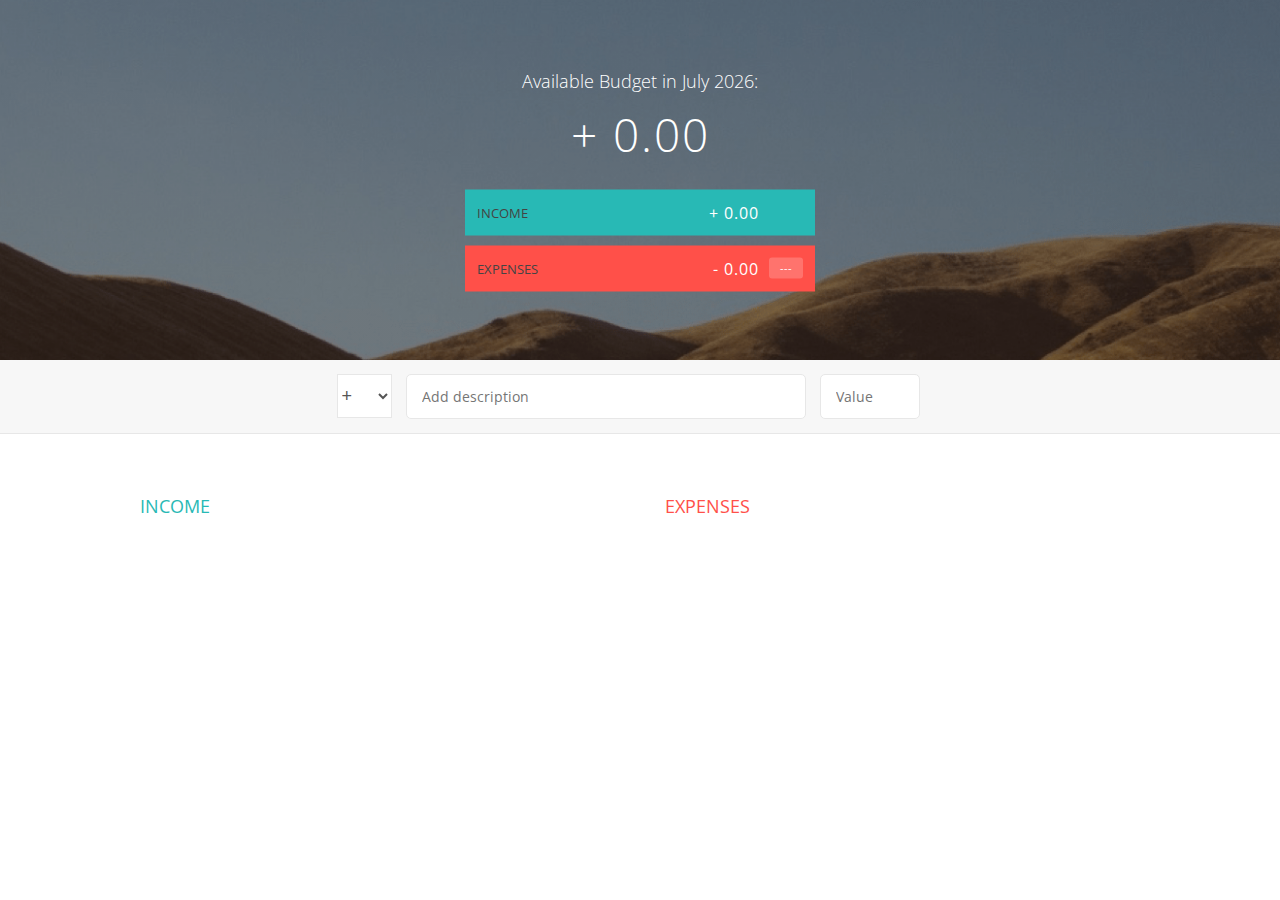
<file: budgety/index.html>
<!DOCTYPE html>
<html lang="en">
    <head>
        <meta charset="UTF-8">
        <link href="https://fonts.googleapis.com/css?family=Open+Sans:100,300,400,600" rel="stylesheet" type="text/css">
        <link href="http://code.ionicframework.com/ionicons/2.0.1/css/ionicons.min.css" rel="stylesheet" type="text/css">
        <link type="text/css" rel="stylesheet" href="style.css">
        <title>Budgety</title>
    </head>
    <body>
        
        <div class="top">
            <div class="budget">
                <div class="budget__title">
                    Available Budget in <span class="budget__title--month">%Month%</span>:
                </div>
                
                <div class="budget__value">+ 2,345.64</div>
                
                <div class="budget__income clearfix">
                    <div class="budget__income--text">Income</div>
                    <div class="right">
                        <div class="budget__income--value">+ 4,300.00</div>
                        <div class="budget__income--percentage">&nbsp;</div>
                    </div>
                </div>
                
                <div class="budget__expenses clearfix">
                    <div class="budget__expenses--text">Expenses</div>
                    <div class="right clearfix">
                        <div class="budget__expenses--value">- 1,954.36</div>
                        <div class="budget__expenses--percentage">45%</div>
                    </div>
                </div>
            </div>
        </div>
        
        
        
        <div class="bottom">
            <div class="add">
                <div class="add__container">
                    <select class="add__type">
                        <option value="inc" selected>+</option>
                        <option value="exp">-</option>
                    </select>
                    <input type="text" class="add__description" placeholder="Add description">
                    <input type="number" class="add__value" placeholder="Value">
                    <button class="add__btn"><i class="ion-ios-checkmark-outline"></i></button>
                </div>
            </div>
            
            <div class="container clearfix">
                <div class="income">
                    <h2 class="icome__title">Income</h2>
                    
                    <div class="income__list">
                       
                        <!--
                        <div class="item clearfix" id="income-0">
                            <div class="item__description">Salary</div>
                            <div class="right clearfix">
                                <div class="item__value">+ 2,100.00</div>
                                <div class="item__delete">
                                    <button class="item__delete--btn"><i class="ion-ios-close-outline"></i></button>
                                </div>
                            </div>
                        </div>
                        
                        <div class="item clearfix" id="income-1">
                            <div class="item__description">Sold car</div>
                            <div class="right clearfix">
                                <div class="item__value">+ 1,500.00</div>
                                <div class="item__delete">
                                    <button class="item__delete--btn"><i class="ion-ios-close-outline"></i></button>
                                </div>
                            </div>
                        </div>
                        -->
                        
                    </div>
                </div>
                
                
                
                <div class="expenses">
                    <h2 class="expenses__title">Expenses</h2>
                    
                    <div class="expenses__list">
                       
                        <!--
                        <div class="item clearfix" id="expense-0">
                            <div class="item__description">Apartment rent</div>
                            <div class="right clearfix">
                                <div class="item__value">- 900.00</div>
                                <div class="item__percentage">21%</div>
                                <div class="item__delete">
                                    <button class="item__delete--btn"><i class="ion-ios-close-outline"></i></button>
                                </div>
                            </div>
                        </div>

                        <div class="item clearfix" id="expense-1">
                            <div class="item__description">Grocery shopping</div>
                            <div class="right clearfix">
                                <div class="item__value">- 435.28</div>
                                <div class="item__percentage">10%</div>
                                <div class="item__delete">
                                    <button class="item__delete--btn"><i class="ion-ios-close-outline"></i></button>
                                </div>
                            </div>
                        </div>
                        -->
                        
                    </div>
                </div>
            </div>
            
            
        </div>
        
        <script src="app.js"></script>
    </body>
</html>
</file>
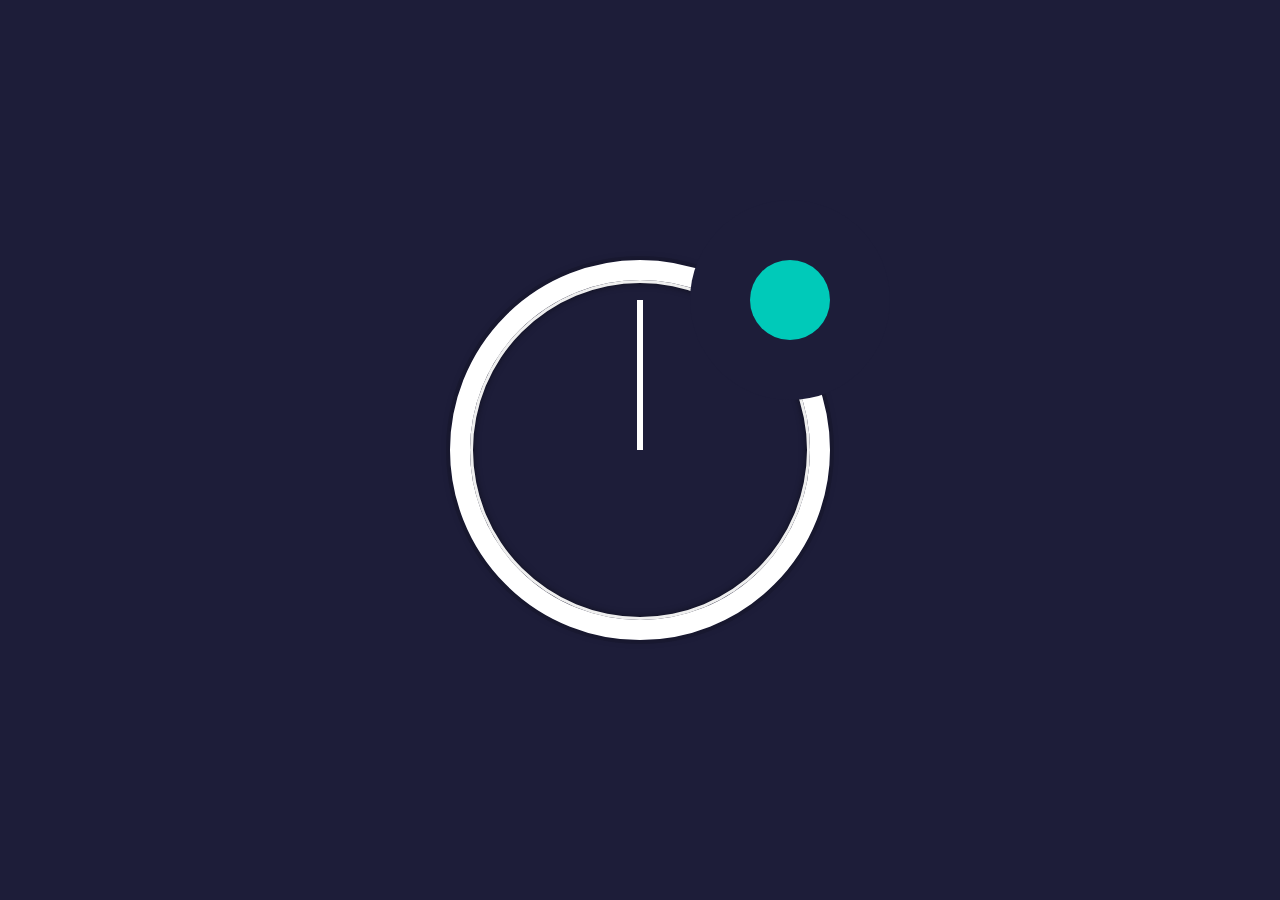
<file: clock/index.html>
<!DOCTYPE html>
<html lang="en">
<head>
  <meta charset="UTF-8">
  <title>JS + CSS Clock</title>
</head>
<body>


    <div class="clock">
      <div class="clock-face">
        <div class="hand hour-hand"></div>
        <div class="hand min-hand"></div>
        <div class="hand second-hand"></div>
      </div>
    </div>


  <style>
    html {
      background: #1d1d39 url(https://ppc.world/build/resources/img/advert-bg.png);
      background-size: cover;
      font-family: 'helvetica neue';
      text-align: center;
      font-size: 10px;
    }

    body {
      margin: 0;
      font-size: 2rem;
      display: flex;
      flex: 1;
      min-height: 100vh;
      align-items: center;
    }

    .clock {
      width: 30rem;
      height: 30rem;
      border: 20px solid white;
      border-radius: 50%;
      margin: 50px auto;
      position: relative;
      padding: 2rem;
      box-shadow:
        0 0 0 4px rgba(0,0,0,0.1),
        inset 0 0 0 3px #EFEFEF,
        inset 0 0 10px black,
        0 0 10px rgba(0,0,0,0.2);
    }

    .clock:before {
      content: '';
      display: block;
      width: 80px;
      height: 80px;
      background: #00cab9;
      position: absolute;
      right: -20px;
      top: -20px;
      z-index: 1;
      border-radius: 50%;
    }

    .clock:after {
      content: '';
      display: block;
      width: 200px;
      height: 200px;
      position: absolute;
      right: -80px;
      top: -80px;
      background: #1d1d39;
      border-radius: 50%;
    }

    .clock-face {
      position: relative;
      width: 100%;
      height: 100%;
      transform: translateY(-3px); /* account for the height of the clock hands */
    }

    .hand {
      width: 50%;
      height: 6px;
      background: #fff;
      position: absolute;
      top: 50%;
      transform-origin: 100%;
      transform: rotate(90deg);
      transition: all 0.5s;
      transition-timing-function: cubic-bezier(0.1, 2.7, 0.58, 1);
      z-index: 5;
    }

  </style>

  <script>
    const secondHand = document.querySelector('.second-hand');
    const minHand = document.querySelector('.min-hand');
    const hourHand = document.querySelector('.hour-hand');

  function setDate () {
    const now = new Date();

    const seconds = now.getSeconds();
    const secondsDegrees = ((seconds / 60) * 360);
    secondHand.style.transform = `rotate(${secondsDegrees}deg)`;

    const minutes = now.getMinutes();
    const minutesDegrees = ((minutes / 60) * 360);
    minHand.style.transform = `rotate(${minutesDegrees}deg)`

    const hour = now.getHours();
    const hourDegrees = ((minutes / 12) * 360);
    hourHand.style.transform = `rotate(${hourDegrees}deg)`;
  }

  setInterval(setDate, 1000);

  </script>
</body>
</html>
</file>
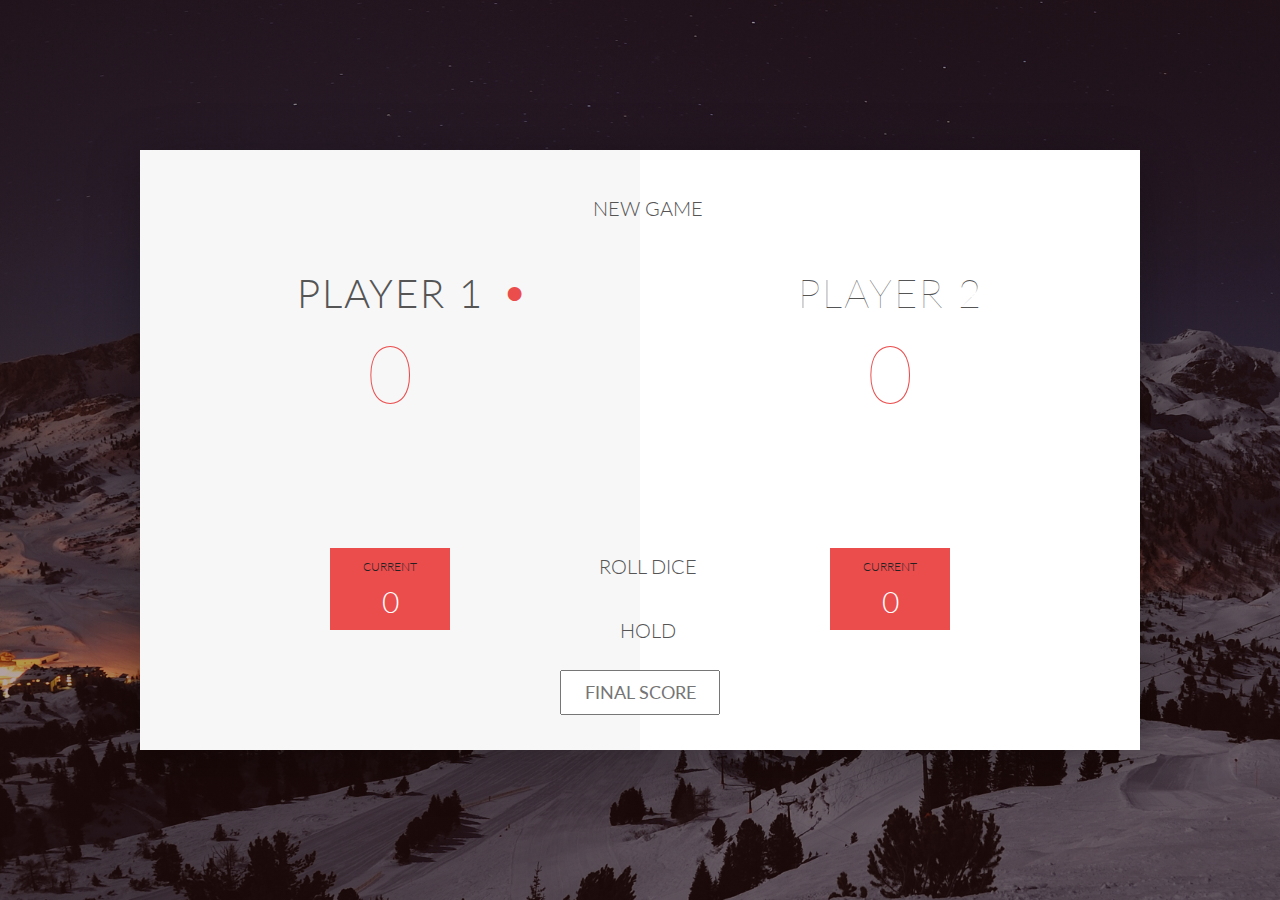
<file: dice/index.html>
<!DOCTYPE html>
<html lang="ru">
<head>
  <meta charset="UTF-8">
  <title>Кости</title>
  <meta name="viewport" content="width=device-width,initial-scale=1">
  <link href="https://fonts.googleapis.com/css?family=Lato:100,300,600" rel="stylesheet" type="text/css">
  <link href="http://code.ionicframework.com/ionicons/2.0.1/css/ionicons.min.css" rel="stylesheet" type="text/css">
  <link rel="stylesheet" href="./css/index.css">
</head>

<body>
      <div class="wrapper clearfix">
  <div class="player-0-panel active">
    <div class="player-name" id="name-0">Player 1</div>
    <div class="player-score" id="score-0">43</div>
    <div class="player-current-box">
      <div class="player-current-label">Current</div>
      <div class="player-current-score" id="current-0">11</div>
    </div>
  </div>

  <div class="player-1-panel">
    <div class="player-name" id="name-1">Player 2</div>
    <div class="player-score" id="score-1">72</div>
    <div class="player-current-box">
      <div class="player-current-label">Current</div>
      <div class="player-current-score" id="current-1">0</div>
    </div>
  </div>

  <button class="btn-new"><i class="ion-ios-plus-outline"></i>New game</button>
  <button class="btn-roll"><i class="ion-ios-loop"></i>Roll dice</button>
  <button class="btn-hold"><i class="ion-ios-download-outline"></i>Hold</button>
  <input type="text" placeholder="Final score" class="final-score">
  <img src="./resources/img/dice-5.png" alt="Dice" class="dice">
</div>

  <script src="./js/bundle.min.js"></script>
</body>
</html>
</file>
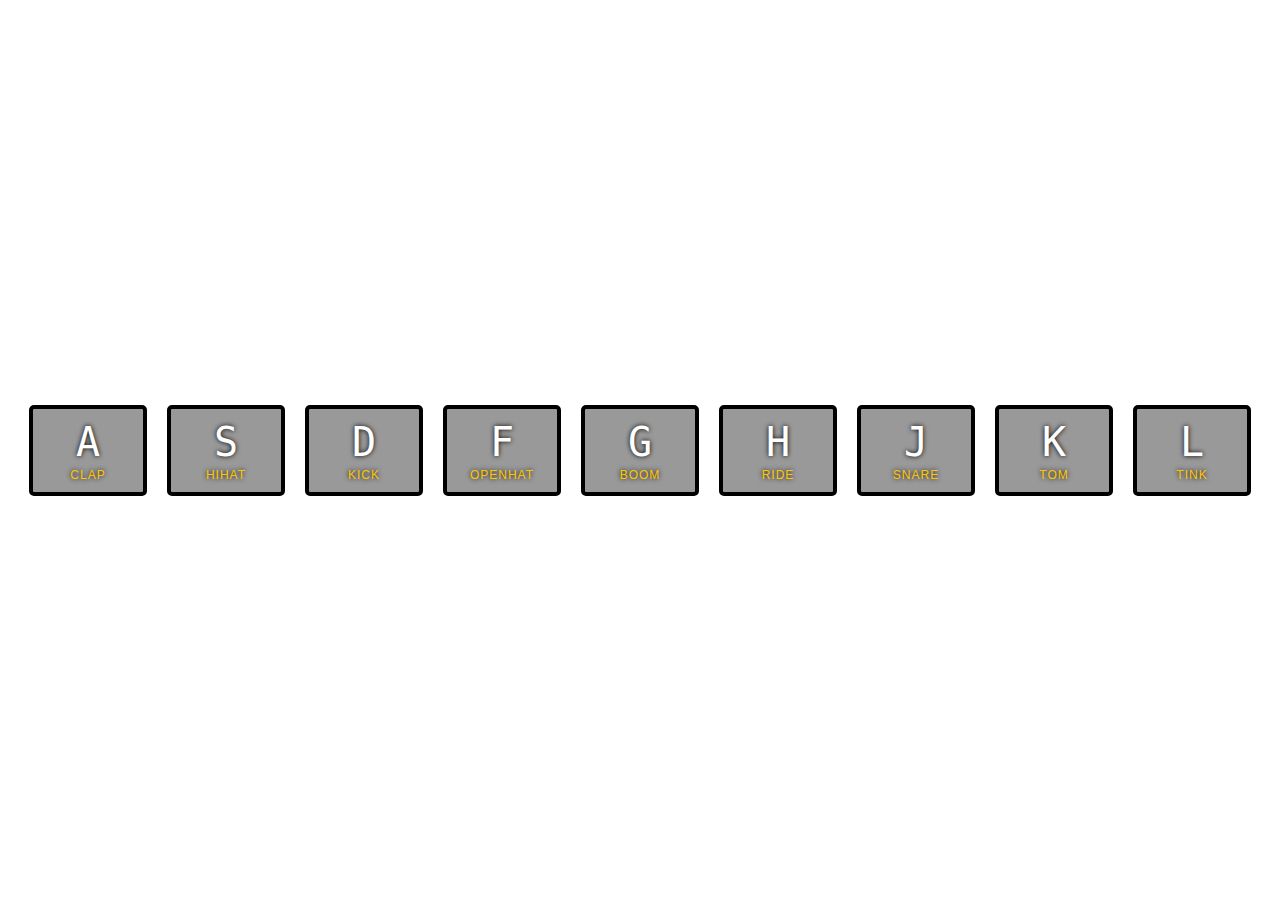
<file: DrumMachine/index.html>
<!DOCTYPE html>
<html lang="en">
<head>
  <meta charset="UTF-8">
  <title>JS Drum Kit</title>
  <link rel="stylesheet" href="style.css">
</head>
<body>


<div class="keys">
  <div data-key="65" class="key">
    <kbd>A</kbd>
    <span class="sound">clap</span>
  </div>
  <div data-key="83" class="key">
    <kbd>S</kbd>
    <span class="sound">hihat</span>
  </div>
  <div data-key="68" class="key">
    <kbd>D</kbd>
    <span class="sound">kick</span>
  </div>
  <div data-key="70" class="key">
    <kbd>F</kbd>
    <span class="sound">openhat</span>
  </div>
  <div data-key="71" class="key">
    <kbd>G</kbd>
    <span class="sound">boom</span>
  </div>
  <div data-key="72" class="key">
    <kbd>H</kbd>
    <span class="sound">ride</span>
  </div>
  <div data-key="74" class="key">
    <kbd>J</kbd>
    <span class="sound">snare</span>
  </div>
  <div data-key="75" class="key">
    <kbd>K</kbd>
    <span class="sound">tom</span>
  </div>
  <div data-key="76" class="key">
    <kbd>L</kbd>
    <span class="sound">tink</span>
  </div>
</div>

<audio data-key="65" src="sounds/clap.wav"></audio>
<audio data-key="83" src="sounds/hihat.wav"></audio>
<audio data-key="68" src="sounds/kick.wav"></audio>
<audio data-key="70" src="sounds/openhat.wav"></audio>
<audio data-key="71" src="sounds/boom.wav"></audio>
<audio data-key="72" src="sounds/ride.wav"></audio>
<audio data-key="74" src="sounds/snare.wav"></audio>
<audio data-key="75" src="sounds/tom.wav"></audio>
<audio data-key="76" src="sounds/tink.wav"></audio>

<script>
  function playSound (e) {
    const audio = document.querySelector(`audio[data-key="${e.keyCode}"]`)
    const key = document.querySelector(`.key[data-key="${e.keyCode}"]`)

    if (!audio) return false;
    audio.currentTime = 0;
    audio.play();
    key.classList.add('playing');
  }

  function  removeTransition (e) {
    if(e.propertyName !== 'transform') return false;
    this.classList.remove('playing')

  }
  const keys = document.querySelectorAll('.key');
  keys.forEach(key => key.addEventListener('transitionend', removeTransition))

  window.addEventListener('keydown', playSound)
</script>


</body>
</html>
</file>
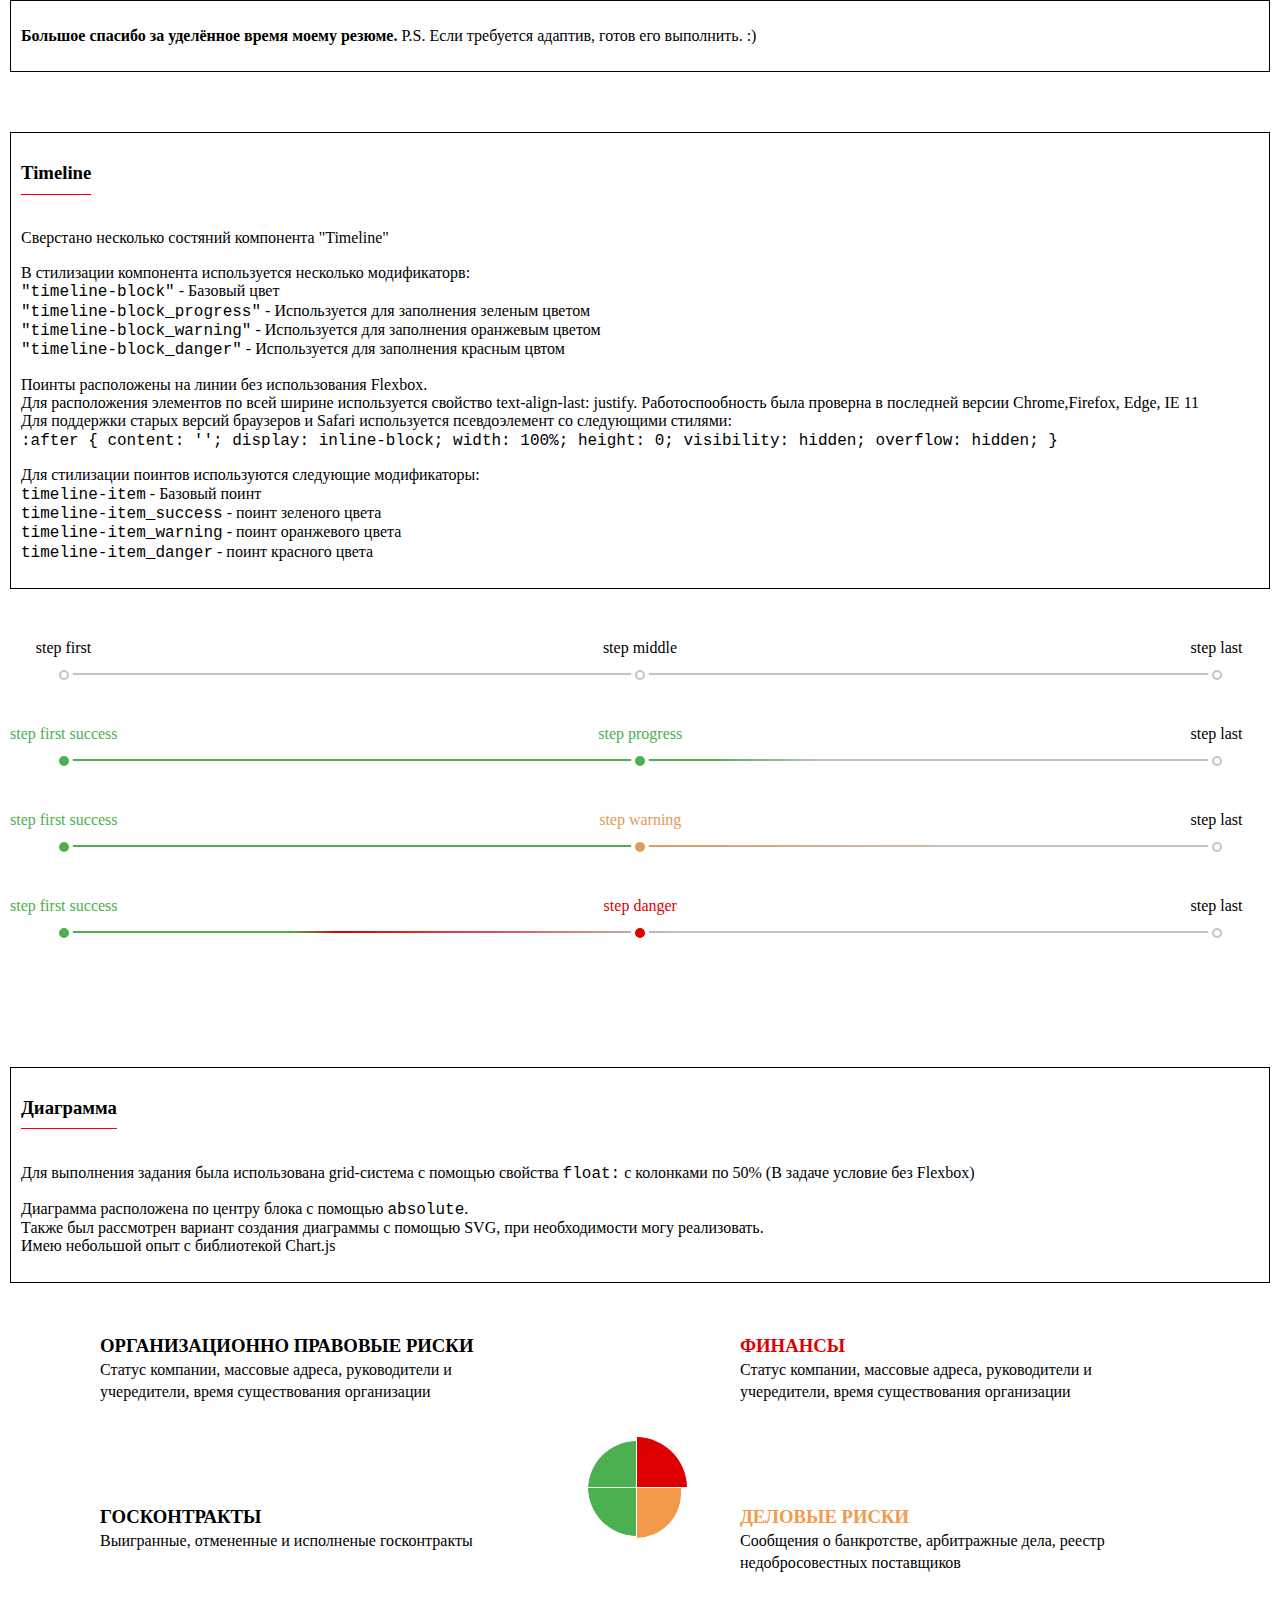
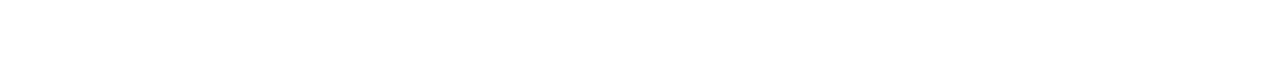
<file: projects/korus/index.html>
<!DOCTYPE html>
<html lang="ru">

<head>
    <meta charset="utf-8"/>
    <title>Тестовое задание</title>
    <meta name="keywords" content="keywords"/>
    <meta name="description" content="description"/>
    <meta name="theme-color" content="#ffffff">

    <!--viewport-->
    <meta name="viewport" content="width=device-width, initial-scale=1.0, user-scalable=no, maximum-scale=1.0"/>
    <!-- <meta name="viewport" content="width=device-width, initial-scale=1.0" /> -->
    <!--modernizr-->

    <!-- HTML5 Shim and Respond.js IE8 support of HTML5 elements and media queries -->
    <!-- WARNING: Respond.js doesn't work if you view the page via file:// -->
    <!--[if IE]>
    <script src="//cdnjs.cloudflare.com/ajax/libs/html5shiv/3.7.3/html5shiv.min.js"></script>
    <link href="css/ie.css" rel="stylesheet" media="all"/>
    <![endif]-->
    <!--styles-->
    <link rel="stylesheet" type="text/css" href="css/app.css?v=1.0"/>
</head>

<body>
<div class="wrapper">
    <div class="container">
        <div class="task">
            <p><strong>Большое спасибо за уделённое время моему резюме.</strong>
            P.S. Если требуется адаптив, готов его выполнить. :)</p>
        </div>
    </div>
    <section class="timeline">
        <div class="container">
            <div class="task">
                <h3>Timeline</h3>
                <p>Сверстано несколько состяний компонента "Timeline"</p>
                <p>В стилизации компонента используется несколько модификаторв:
                    <br>
                    <code>"timeline-block"</code> - Базовый цвет
                    <br>
                    <code>"timeline-block_progress"</code> - Используется для заполнения зеленым цветом
                    <br>
                    <code>"timeline-block_warning"</code> - Используется для заполнения оранжевым цветом
                    <br>
                    <code>"timeline-block_danger"</code> - Используется для заполнения красным цвтом
                    <br>
                </p>
                <p>Поинты расположены на линии без использования Flexbox.
                    <br>Для расположения элементов по всей ширине используется свойство text-align-last: justify.
                    Работоспообность была проверна в последней версии Chrome,Firefox, Edge, IE 11
                    <br>Для поддержки старых версий браузеров и  Safari используется псевдоэлемент со следующими
                    стилями:
                    <br>
                    <code>:after {
                        content: '';
                        display: inline-block;
                        width: 100%;
                        height: 0;
                        visibility: hidden;
                        overflow: hidden;
                        }</code>
                </p>
                <p>Для стилизации поинтов используются  следующие модификаторы:
                    <br>
                    <code>timeline-item</code> - Базовый поинт
                    <br>
                    <code>timeline-item_success</code> - поинт зеленого цвета
                    <br>
                    <code>timeline-item_warning</code> - поинт оранжевого цвета
                    <br>
                    <code>timeline-item_danger</code> - поинт красного цвета
                    <br>
                </p>
            </div>
            <!--timeline block-->
            <ul class="timeline-block">
                <li class="timeline-item">step first</li>
                <li class="timeline-item">step middle</li>
                <li class="timeline-item">step last</li>
            </ul>
            <!--timeline block progress-->
            <ul class="timeline-block timeline-block_progress">
                <li class="timeline-item timeline-item_success">step first success</li>
                <li class="timeline-item timeline-item_success">step progress</li>
                <li class="timeline-item">step last</li>
            </ul>

            <!--timeline block warning-->
            <ul class="timeline-block timeline-block_progress timeline-block_warning">
                <li class="timeline-item timeline-item_success">step first success</li>
                <li class="timeline-item timeline-item_warning">step warning</li>
                <li class="timeline-item">step last</li>
            </ul>

            <!--timeline block danger-->
            <ul class="timeline-block timeline-block_progress timeline-block_danger">
                <li class="timeline-item timeline-item_success">step first success</li>
                <li class="timeline-item timeline-item_danger">step danger</li>
                <li class="timeline-item">step last</li>
            </ul>
        </div>
    </section>
    <section class="diagram">
        <div class="container">
            <div class="task">
                <h3>Диаграмма</h3>
                <p>Для выполнения задания была использована grid-система с помощью свойства <code>float:</code> c
                    колонками по 50% (В задаче условие без Flexbox)</p>
                <p>Диаграмма расположена по центру блока с помощью <code>absolute</code>.
                    <br>Также был рассмотрен вариант создания диаграммы с помощью SVG, при необходимости могу
                    реализовать.
                    <br>Имею небольшой опыт с библиотекой Chart.js</p>
            </div>
        </div>
        <div class="container ">
            <!--GRID-->
            <div class="row clearfix">
                <div class="col">
                    <!--diagram-item-->
                    <div class="diagram-item">
                        <h3 class="diagram-item__title">Организационно правовые риски</h3>
                        <p>Статус компании, массовые адреса, руководители и учередители, время существования
                            организации</p>
                    </div>
                </div>
                <div class="col">
                    <!--diagram-item-->
                    <div class="diagram-item">
                        <h3 class="diagram-item__title diagram-item__title_red">Финансы</h3>
                        <p>Статус компании, массовые адреса, руководители и учередители, время существования
                            организации</p>
                    </div>
                </div>
                <div class="col">
                    <div class="diagram-item">
                        <h3 class="diagram-item__title">Госконтракты</h3>
                        <p>Выигранные, отмененные и исполненые госконтракты</p>
                    </div>
                </div>
                <div class="col">
                    <!--diagram-item-->
                    <div class="diagram-item">
                        <h3 class="diagram-item__title diagram-item__title_orange">Деловые риски</h3>
                        <p>Сообщения о банкротстве, арбитражные дела, реестр недобросовестных поставщиков</p>
                    </div>
                </div>
            </div>
            <div class="diagram-block">
                <div class="diagram-block__item diagram-block__item_green"></div>
                <div class="diagram-block__item diagram-block__item_green"></div>
                <div class="diagram-block__item diagram-block__item_red"></div>
                <div class="diagram-block__item diagram-block__item_orange"></div>
            </div>
        </div>
    </section>
</div>
</body>

</html>
</file>
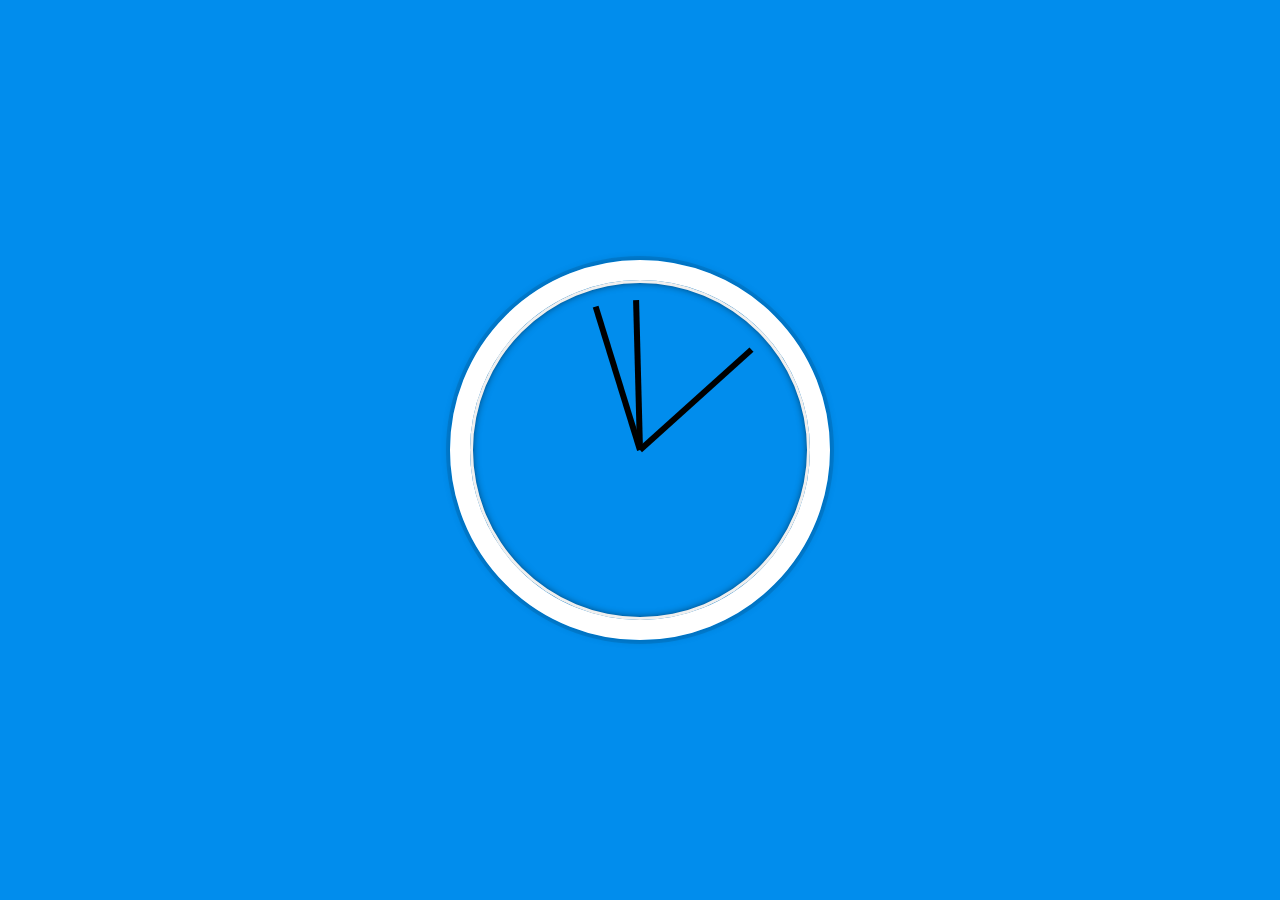
<file: clock/index-FINISHED.html>
<!DOCTYPE html>
<html lang="en">
<head>
  <meta charset="UTF-8">
  <title>JS + CSS Clock</title>
</head>
<body>


    <div class="clock">
      <div class="clock-face">
        <div class="hand hour-hand"></div>
        <div class="hand min-hand"></div>
        <div class="hand second-hand"></div>
      </div>
    </div>


  <style>
    html {
      background: #018DED url(http://unsplash.it/1500/1000?image=881&blur=50);
      background-size: cover;
      font-family: 'helvetica neue';
      text-align: center;
      font-size: 10px;
    }

    body {
      margin: 0;
      font-size: 2rem;
      display: flex;
      flex: 1;
      min-height: 100vh;
      align-items: center;
    }

    .clock {
      width: 30rem;
      height: 30rem;
      border: 20px solid white;
      border-radius: 50%;
      margin: 50px auto;
      position: relative;
      padding: 2rem;
      box-shadow:
        0 0 0 4px rgba(0,0,0,0.1),
        inset 0 0 0 3px #EFEFEF,
        inset 0 0 10px black,
        0 0 10px rgba(0,0,0,0.2);
    }

    .clock-face {
      position: relative;
      width: 100%;
      height: 100%;
      transform: translateY(-3px); /* account for the height of the clock hands */
    }

    .hand {
      width: 50%;
      height: 6px;
      background: black;
      position: absolute;
      top: 50%;
      transform-origin: 100%;
      transform: rotate(90deg);
      transition: all 0.05s;
      transition-timing-function: cubic-bezier(0.1, 2.7, 0.58, 1);
    }
</style>

<script>
  const secondHand = document.querySelector('.second-hand');
  const minsHand = document.querySelector('.min-hand');
  const hourHand = document.querySelector('.hour-hand');

  function setDate() {
    const now = new Date();

    const seconds = now.getSeconds();
    const secondsDegrees = ((seconds / 60) * 360) + 90;
    secondHand.style.transform = `rotate(${secondsDegrees}deg)`;

    const mins = now.getMinutes();
    const minsDegrees = ((mins / 60) * 360) + ((seconds/60)*6) + 90;
    minsHand.style.transform = `rotate(${minsDegrees}deg)`;

    const hour = now.getHours();
    const hourDegrees = ((hour / 12) * 360) + ((mins/60)*30) + 90;
    hourHand.style.transform = `rotate(${hourDegrees}deg)`;
  }

  setInterval(setDate, 1000);

  setDate();

</script>
</body>
</html>
</file>
<file: budgety/style.css>
/**********************************************
*** GENERAL
**********************************************/

* {
    margin: 0;
    padding: 0;
    box-sizing: border-box;
}

.clearfix::after {
    content: "";
    display: table;
    clear: both;
}

body {
    color: #555;
    font-family: Open Sans;
    font-size: 16px;
    position: relative;
    height: 100vh;
    font-weight: 400;
}

.right { float: right; }
.red { color: #FF5049 !important; }
.red-focus:focus { border: 1px solid #FF5049 !important; }

/**********************************************
*** TOP PART
**********************************************/

.top {
    height: 40vh;
    background-image: linear-gradient(rgba(0, 0, 0, 0.35), rgba(0, 0, 0, 0.35)), url(back.png);
    background-size: cover;
    background-position: center;
    position: relative;
}

.budget {
    position: absolute;
    width: 350px;
    top: 50%;
    left: 50%;
    transform: translate(-50%, -50%);
    color: #fff;
}

.budget__title {
    font-size: 18px;
    text-align: center;
    margin-bottom: 10px;
    font-weight: 300;
}

.budget__value {
    font-weight: 300;
    font-size: 46px;
    text-align: center;
    margin-bottom: 25px;
    letter-spacing: 2px;
}

.budget__income,
.budget__expenses {
    padding: 12px;
    text-transform: uppercase;
}

.budget__income {
    margin-bottom: 10px;
    background-color: #28B9B5;
}

.budget__expenses {
    background-color: #FF5049;
}

.budget__income--text,
.budget__expenses--text {
    float: left;
    font-size: 13px;
    color: #444;
    margin-top: 2px;
}

.budget__income--value,
.budget__expenses--value {
    letter-spacing: 1px;
    float: left;
}

.budget__income--percentage,
.budget__expenses--percentage {
    float: left;
    width: 34px;
    font-size: 11px;
    padding: 3px 0;
    margin-left: 10px;
}

.budget__expenses--percentage {
    background-color: rgba(255, 255, 255, 0.2);
    text-align: center;
    border-radius: 3px;
}


/**********************************************
*** BOTTOM PART
**********************************************/

/***** FORM *****/
.add {
    padding: 14px;
    border-bottom: 1px solid #e7e7e7;
    background-color: #f7f7f7;
}

.add__container {
    margin: 0 auto;
    text-align: center;
}

.add__type {
    width: 55px;
    border: 1px solid #e7e7e7;
    height: 44px;
    font-size: 18px;
    color: inherit;
    background-color: #fff;
    margin-right: 10px;
    font-weight: 300;
    transition: border 0.3s;
}

.add__description,
.add__value {
    border: 1px solid #e7e7e7;
    background-color: #fff;
    color: inherit;
    font-family: inherit;
    font-size: 14px;
    padding: 12px 15px;
    margin-right: 10px;
    border-radius: 5px;
    transition: border 0.3s;
}

.add__description { width: 400px;}
.add__value { width: 100px;}

.add__btn {
    font-size: 35px;
    background: none;
    border: none;
    color: #28B9B5;
    cursor: pointer;
    display: inline-block;
    vertical-align: middle;
    line-height: 1.1;
    margin-left: 10px;
}

.add__btn:active { transform: translateY(2px); }

.add__type:focus,
.add__description:focus,
.add__value:focus {
    outline: none;
    border: 1px solid #28B9B5;
}

.add__btn:focus { outline: none; }

/***** LISTS *****/
.container {
    width: 1000px;
    margin: 60px auto;
}

.income {
    float: left;
    width: 475px;
    margin-right: 50px;
}

.expenses {
    float: left;
    width: 475px;
}

h2 {
    text-transform: uppercase;
    font-size: 18px;
    font-weight: 400;
    margin-bottom: 15px;
}

.icome__title { color: #28B9B5; }
.expenses__title { color: #FF5049; }

.item {
    padding: 13px;
    border-bottom: 1px solid #e7e7e7;
}

.item:first-child { border-top: 1px solid #e7e7e7; }
.item:nth-child(even) { background-color: #f7f7f7; }

.item__description {
    float: left;
}

.item__value {
    float: left;
    transition: transform 0.3s;
}

.item__percentage {
    float: left;
    margin-left: 20px;
    transition: transform 0.3s;
    font-size: 11px;
    background-color: #FFDAD9;
    padding: 3px;
    border-radius: 3px;
    width: 32px;
    text-align: center;
}

.income .item__value,
.income .item__delete--btn {
    color: #28B9B5;
}

.expenses .item__value,
.expenses .item__percentage,
.expenses .item__delete--btn {
    color: #FF5049;
}


.item__delete {
    float: left;
}

.item__delete--btn {
    font-size: 22px;
    background: none;
    border: none;
    cursor: pointer;
    display: inline-block;
    vertical-align: middle;
    line-height: 1;
    display: none;
}

.item__delete--btn:focus { outline: none; }
.item__delete--btn:active { transform: translateY(2px); }

.item:hover .item__delete--btn { display: block; }
.item:hover .item__value { transform: translateX(-20px); }
.item:hover .item__percentage { transform: translateX(-20px); }


.unpaid {
    background-color: #FFDAD9 !important;
    cursor: pointer;
    color: #FF5049;

}

.unpaid .item__percentage { box-shadow: 0 2px 6px 0 rgba(0, 0, 0, 0.1); }
.unpaid:hover .item__description { font-weight: 900; }
</file>
<file: DrumMachine/style.css>
html {
  font-size: 10px;
  background: url(http://i.imgur.com/b9r5sEL.jpg) bottom center;
  background-size: cover;
}

body,html {
  margin: 0;
  padding: 0;
  font-family: sans-serif;
}

.keys {
  display: flex;
  flex: 1;
  min-height: 100vh;
  align-items: center;
  justify-content: center;
}

.key {
  border: .4rem solid black;
  border-radius: .5rem;
  margin: 1rem;
  font-size: 1.5rem;
  padding: 1rem .5rem;
  transition: all .07s ease;
  width: 10rem;
  text-align: center;
  color: white;
  background: rgba(0,0,0,0.4);
  text-shadow: 0 0 .5rem black;
}

.playing {
  transform: scale(1.1);
  border-color: #ffc600;
  box-shadow: 0 0 1rem #ffc600;
}

kbd {
  display: block;
  font-size: 4rem;
}

.sound {
  font-size: 1.2rem;
  text-transform: uppercase;
  letter-spacing: .1rem;
  color: #ffc600;
}
</file>
<file: dice/css/index.css>
/*! normalize.css v7.0.0 | MIT License | github.com/necolas/normalize.css */

/* Document
   ========================================================================== */

/**
 * 1. Correct the line height in all browsers.
 * 2. Prevent adjustments of font size after orientation changes in
 *    IE on Windows Phone and in iOS.
 */

html {
  line-height: 1.15; /* 1 */
  -ms-text-size-adjust: 100%; /* 2 */
  -webkit-text-size-adjust: 100%; /* 2 */
}

/* Sections
   ========================================================================== */

/**
 * Remove the margin in all browsers (opinionated).
 */

body {
  margin: 0;
}

/**
 * Add the correct display in IE 9-.
 */

article,
aside,
footer,
header,
nav,
section {
  display: block;
}

/**
 * Correct the font size and margin on `h1` elements within `section` and
 * `article` contexts in Chrome, Firefox, and Safari.
 */

h1 {
  font-size: 2em;
  margin: 0.67em 0;
}

/* Grouping content
   ========================================================================== */

/**
 * Add the correct display in IE 9-.
 * 1. Add the correct display in IE.
 */

figcaption,
figure,
main { /* 1 */
  display: block;
}

/**
 * Add the correct margin in IE 8.
 */

figure {
  margin: 1em 40px;
}

/**
 * 1. Add the correct box sizing in Firefox.
 * 2. Show the overflow in Edge and IE.
 */

hr {
  -webkit-box-sizing: content-box;
          box-sizing: content-box; /* 1 */
  height: 0; /* 1 */
  overflow: visible; /* 2 */
}

/**
 * 1. Correct the inheritance and scaling of font size in all browsers.
 * 2. Correct the odd `em` font sizing in all browsers.
 */

pre {
  font-family: monospace, monospace; /* 1 */
  font-size: 1em; /* 2 */
}

/* Text-level semantics
   ========================================================================== */

/**
 * 1. Remove the gray background on active links in IE 10.
 * 2. Remove gaps in links underline in iOS 8+ and Safari 8+.
 */

a {
  background-color: transparent; /* 1 */
  -webkit-text-decoration-skip: objects; /* 2 */
}

/**
 * 1. Remove the bottom border in Chrome 57- and Firefox 39-.
 * 2. Add the correct text decoration in Chrome, Edge, IE, Opera, and Safari.
 */

abbr[title] {
  border-bottom: none; /* 1 */
  text-decoration: underline; /* 2 */
  -webkit-text-decoration: underline dotted;
          text-decoration: underline dotted; /* 2 */
}

/**
 * Prevent the duplicate application of `bolder` by the next rule in Safari 6.
 */

b,
strong {
  font-weight: inherit;
}

/**
 * Add the correct font weight in Chrome, Edge, and Safari.
 */

b,
strong {
  font-weight: bolder;
}

/**
 * 1. Correct the inheritance and scaling of font size in all browsers.
 * 2. Correct the odd `em` font sizing in all browsers.
 */

code,
kbd,
samp {
  font-family: monospace, monospace; /* 1 */
  font-size: 1em; /* 2 */
}

/**
 * Add the correct font style in Android 4.3-.
 */

dfn {
  font-style: italic;
}

/**
 * Add the correct background and color in IE 9-.
 */

mark {
  background-color: #ff0;
  color: #000;
}

/**
 * Add the correct font size in all browsers.
 */

small {
  font-size: 80%;
}

/**
 * Prevent `sub` and `sup` elements from affecting the line height in
 * all browsers.
 */

sub,
sup {
  font-size: 75%;
  line-height: 0;
  position: relative;
  vertical-align: baseline;
}

sub {
  bottom: -0.25em;
}

sup {
  top: -0.5em;
}

/* Embedded content
   ========================================================================== */

/**
 * Add the correct display in IE 9-.
 */

audio,
video {
  display: inline-block;
}

/**
 * Add the correct display in iOS 4-7.
 */

audio:not([controls]) {
  display: none;
  height: 0;
}

/**
 * Remove the border on images inside links in IE 10-.
 */

img {
  border-style: none;
}

/**
 * Hide the overflow in IE.
 */

svg:not(:root) {
  overflow: hidden;
}

/* Forms
   ========================================================================== */

/**
 * 1. Change the font styles in all browsers (opinionated).
 * 2. Remove the margin in Firefox and Safari.
 */

button,
input,
optgroup,
select,
textarea {
  font-family: sans-serif; /* 1 */
  font-size: 100%; /* 1 */
  line-height: 1.15; /* 1 */
  margin: 0; /* 2 */
}

/**
 * Show the overflow in IE.
 * 1. Show the overflow in Edge.
 */

button,
input { /* 1 */
  overflow: visible;
}

/**
 * Remove the inheritance of text transform in Edge, Firefox, and IE.
 * 1. Remove the inheritance of text transform in Firefox.
 */

button,
select { /* 1 */
  text-transform: none;
}

/**
 * 1. Prevent a WebKit bug where (2) destroys native `audio` and `video`
 *    controls in Android 4.
 * 2. Correct the inability to style clickable types in iOS and Safari.
 */

button,
html [type="button"], /* 1 */
[type="reset"],
[type="submit"] {
  -webkit-appearance: button; /* 2 */
}

/**
 * Remove the inner border and padding in Firefox.
 */

button::-moz-focus-inner,
[type="button"]::-moz-focus-inner,
[type="reset"]::-moz-focus-inner,
[type="submit"]::-moz-focus-inner {
  border-style: none;
  padding: 0;
}

/**
 * Restore the focus styles unset by the previous rule.
 */

button:-moz-focusring,
[type="button"]:-moz-focusring,
[type="reset"]:-moz-focusring,
[type="submit"]:-moz-focusring {
  outline: 1px dotted ButtonText;
}

/**
 * Correct the padding in Firefox.
 */

fieldset {
  padding: 0.35em 0.75em 0.625em;
}

/**
 * 1. Correct the text wrapping in Edge and IE.
 * 2. Correct the color inheritance from `fieldset` elements in IE.
 * 3. Remove the padding so developers are not caught out when they zero out
 *    `fieldset` elements in all browsers.
 */

legend {
  -webkit-box-sizing: border-box;
          box-sizing: border-box; /* 1 */
  color: inherit; /* 2 */
  display: table; /* 1 */
  max-width: 100%; /* 1 */
  padding: 0; /* 3 */
  white-space: normal; /* 1 */
}

/**
 * 1. Add the correct display in IE 9-.
 * 2. Add the correct vertical alignment in Chrome, Firefox, and Opera.
 */

progress {
  display: inline-block; /* 1 */
  vertical-align: baseline; /* 2 */
}

/**
 * Remove the default vertical scrollbar in IE.
 */

textarea {
  overflow: auto;
}

/**
 * 1. Add the correct box sizing in IE 10-.
 * 2. Remove the padding in IE 10-.
 */

[type="checkbox"],
[type="radio"] {
  -webkit-box-sizing: border-box;
          box-sizing: border-box; /* 1 */
  padding: 0; /* 2 */
}

/**
 * Correct the cursor style of increment and decrement buttons in Chrome.
 */

[type="number"]::-webkit-inner-spin-button,
[type="number"]::-webkit-outer-spin-button {
  height: auto;
}

/**
 * 1. Correct the odd appearance in Chrome and Safari.
 * 2. Correct the outline style in Safari.
 */

[type="search"] {
  -webkit-appearance: textfield; /* 1 */
  outline-offset: -2px; /* 2 */
}

/**
 * Remove the inner padding and cancel buttons in Chrome and Safari on macOS.
 */

[type="search"]::-webkit-search-cancel-button,
[type="search"]::-webkit-search-decoration {
  -webkit-appearance: none;
}

/**
 * 1. Correct the inability to style clickable types in iOS and Safari.
 * 2. Change font properties to `inherit` in Safari.
 */

::-webkit-file-upload-button {
  -webkit-appearance: button; /* 1 */
  font: inherit; /* 2 */
}

/* Interactive
   ========================================================================== */

/*
 * Add the correct display in IE 9-.
 * 1. Add the correct display in Edge, IE, and Firefox.
 */

details, /* 1 */
menu {
  display: block;
}

/*
 * Add the correct display in all browsers.
 */

summary {
  display: list-item;
}

/* Scripting
   ========================================================================== */

/**
 * Add the correct display in IE 9-.
 */

canvas {
  display: inline-block;
}

/**
 * Add the correct display in IE.
 */

template {
  display: none;
}

/* Hidden
   ========================================================================== */

/**
 * Add the correct display in IE 10-.
 */

[hidden] {
  display: none;
}

/*
------------------------------------------------------------------
 COLORS
------------------------------------------------------------------
*/

i {
  color: #EB4D4D;
  display: inline-block;
  margin-right: 15px;
  font-size: 32px;
  line-height: 1;
  vertical-align: text-top;
  margin-top: -4px;
  -webkit-transition: margin 0.3s;
  transition: margin 0.3s;
}

html { -webkit-box-sizing: border-box; box-sizing: border-box; }

*, *:before, *:after {
  -webkit-box-sizing: inherit;
          box-sizing: inherit;
}

body {
  background-image: -webkit-gradient(linear, left top, left bottom, from(rgba(62, 20, 20, .4)), to(rgba(62, 20, 20, .4))), url('../resources/img/back.jpg');
  background-image: linear-gradient(rgba(62, 20, 20, .4), rgba(62, 20, 20, .4)), url('../resources/img/back.jpg');
  background-size: cover;
  background-position: center;
  font-family: Lato;
  font-weight: 300;
  position: relative;
  height: 100vh;
  color: #555;
}

.wrapper {
  width: 1000px;
  position: absolute;
  top: 50%;
  left: 50%;
  -webkit-transform: translate(-50%, -50%);
          transform: translate(-50%, -50%);
  background-color: #fff;
  -webkit-box-shadow: 0px 10px 50px rgba(0, 0, 0, .3);
          box-shadow: 0px 10px 50px rgba(0, 0, 0, .3);
  overflow: hidden;
}

button {
  position: absolute;
  width: 200px;
  left: 50%;
  -webkit-transform: translateX(-50%);
          transform: translateX(-50%);
  color: #555;
  background: none;
  border: none;
  font-family: Lato;
  font-size: 20px;
  text-transform: uppercase;
  cursor: pointer;
  font-weight: 300;
  -webkit-transition: background-color 0.3s, color 0.3s;
  transition: background-color 0.3s, color 0.3s;
}

button:hover { font-weight: 600; }

button:hover i { margin-right: 20px; }

button:focus {
  outline: none;
}

.btn-new { top: 45px;}

.btn-roll { top: 403px;}

.btn-hold { top: 467px;}

.dice {
  position: absolute;
  left: 50%;
  top: 178px;
  -webkit-transform: translateX(-50%);
          transform: translateX(-50%);
  height: 100px;
  -webkit-box-shadow: 0px 10px 60px rgba(0, 0, 0, .10);
          box-shadow: 0px 10px 60px rgba(0, 0, 0, .10);
}

.final-score {
  position: absolute;
  left: 50%;
  -webkit-transform: translateX(-50%);
          transform: translateX(-50%);
  top: 520px;
  color: #555555;
  font-size: 18px;
  font-family: 'Lato';
  text-align: center;
  padding: 10px;
  width: 160px;
  text-transform: uppercase;
}

.player-0-panel,
.player-1-panel {
  width: 50%;
  float: left;
  height: 600px;
  padding: 100px;
}

.player-name {
  font-size: 40px;
  text-align: center;
  text-transform: uppercase;
  letter-spacing: 2px;
  font-weight: 100;
  margin-top: 20px;
  margin-bottom: 10px;
  position: relative;
}

.player-score {
  text-align: center;
  font-size: 80px;
  font-weight: 100;
  color: #EB4D4D;
  margin-bottom: 130px;
}

.active { background-color: #f7f7f7; }

.active .player-name { font-weight: 300; }

.active .player-name::after {
  content: "\2022";
  font-size: 47px;
  position: absolute;
  color: #EB4D4D;
  top: -7px;
  right: 10px;

}

.player-current-box {
  background-color: #EB4D4D;
  color: #fff;
  width: 40%;
  margin: 0 auto;
  padding: 12px;
  text-align: center;
}

.player-current-label {
  text-transform: uppercase;
  margin-bottom: 10px;
  font-size: 12px;
  color: #222;
}

.player-current-score {
  font-size: 30px;
}

.winner { background-color: #f7f7f7; }

.winner .player-name { font-weight: 300; color: #EB4D4D; }


















/*# sourceMappingURL=index.css.map */
</file>
<file: projects/korus/css/app.css>
/*! normalize.css v7.0.0 | MIT License | github.com/necolas/normalize.css */

/* Document
   ========================================================================== */

/**
 * 1. Correct the line height in all browsers.
 * 2. Prevent adjustments of font size after orientation changes in
 *    IE on Windows Phone and in iOS.
 */

html
{
    line-height: 1.15;
    /* 1 */

        -ms-text-size-adjust: 100%;
    /* 2 */
    -webkit-text-size-adjust: 100%;
    /* 2 */
}

/* Sections
   ========================================================================== */

/**
 * Remove the margin in all browsers (opinionated).
 */

body
{
    margin: 0;
}

/**
 * Add the correct display in IE 9-.
 */

article,
aside,
footer,
header,
nav,
section
{
    display: block;
}

/**
 * Correct the font size and margin on `h1` elements within `section` and
 * `article` contexts in Chrome, Firefox, and Safari.
 */

h1
{
    font-size: 2em;

    margin: .67em 0;
}

/* Grouping content
   ========================================================================== */

/**
 * Add the correct display in IE 9-.
 * 1. Add the correct display in IE.
 */

figcaption,
figure,
main
{
    /* 1 */
    display: block;
}

/**
 * Add the correct margin in IE 8.
 */

figure
{
    margin: 1em 40px;
}

/**
 * 1. Add the correct box sizing in Firefox.
 * 2. Show the overflow in Edge and IE.
 */

hr
{
    /* 1 */
    overflow: visible;

    -webkit-box-sizing: content-box;
            box-sizing: content-box;
    /* 1 */
    height: 0;
    /* 2 */
}

/**
 * 1. Correct the inheritance and scaling of font size in all browsers.
 * 2. Correct the odd `em` font sizing in all browsers.
 */

pre
{
    font-family: monospace, monospace;
    /* 1 */
    font-size: 1em;
    /* 2 */
}

/* Text-level semantics
   ========================================================================== */

/**
 * 1. Remove the gray background on active links in IE 10.
 * 2. Remove gaps in links underline in iOS 8+ and Safari 8+.
 */

a
{
    background-color: transparent;
    /* 1 */

    -webkit-text-decoration-skip: objects;
    /* 2 */
}

/**
 * 1. Remove the bottom border in Chrome 57- and Firefox 39-.
 * 2. Add the correct text decoration in Chrome, Edge, IE, Opera, and Safari.
 */

abbr[title]
{
    /* 1 */
    text-decoration: underline;
    /* 2 */
    text-decoration: underline dotted;

    border-bottom: none;
    /* 2 */
}

/**
 * Prevent the duplicate application of `bolder` by the next rule in Safari 6.
 */

b,
strong
{
    font-weight: inherit;
}

/**
 * Add the correct font weight in Chrome, Edge, and Safari.
 */

b,
strong
{
    font-weight: bolder;
}

/**
 * 1. Correct the inheritance and scaling of font size in all browsers.
 * 2. Correct the odd `em` font sizing in all browsers.
 */

code,
kbd,
samp
{
    font-family: monospace, monospace;
    /* 1 */
    font-size: 1em;
    /* 2 */
}

/**
 * Add the correct font style in Android 4.3-.
 */

dfn
{
    font-style: italic;
}

/**
 * Add the correct background and color in IE 9-.
 */

mark
{
    color: #000;
    background-color: #ff0;
}

/**
 * Add the correct font size in all browsers.
 */

small
{
    font-size: 80%;
}

/**
 * Prevent `sub` and `sup` elements from affecting the line height in
 * all browsers.
 */

sub,
sup
{
    font-size: 75%;
    line-height: 0;

    position: relative;

    vertical-align: baseline;
}

sub
{
    bottom: -.25em;
}

sup
{
    top: -.5em;
}

/* Embedded content
   ========================================================================== */

/**
 * Add the correct display in IE 9-.
 */

audio,
video
{
    display: inline-block;
}

/**
 * Add the correct display in iOS 4-7.
 */

audio:not([controls])
{
    display: none;

    height: 0;
}

/**
 * Remove the border on images inside links in IE 10-.
 */

img
{
    border-style: none;
}

/**
 * Hide the overflow in IE.
 */

svg:not(:root)
{
    overflow: hidden;
}

/* Forms
   ========================================================================== */

/**
 * 1. Change the font styles in all browsers (opinionated).
 * 2. Remove the margin in Firefox and Safari.
 */

button,
input,
optgroup,
select,
textarea
{
    font-family: sans-serif;
    /* 1 */
    font-size: 100%;
    /* 1 */
    line-height: 1.15;
    /* 1 */

    margin: 0;
    /* 2 */
}

/**
 * Show the overflow in IE.
 * 1. Show the overflow in Edge.
 */

button,
input
{
    /* 1 */
    overflow: visible;
}

/**
 * Remove the inheritance of text transform in Edge, Firefox, and IE.
 * 1. Remove the inheritance of text transform in Firefox.
 */

button,
select
{
    /* 1 */
    text-transform: none;
}

/**
 * 1. Prevent a WebKit bug where (2) destroys native `audio` and `video`
 *    controls in Android 4.
 * 2. Correct the inability to style clickable types in iOS and Safari.
 */

button,
html [type='button'],
[type='reset'],
[type='submit']
{
    -webkit-appearance: button;
    /* 2 */
}

/**
 * Remove the inner border and padding in Firefox.
 */

button::-moz-focus-inner,
[type='button']::-moz-focus-inner,
[type='reset']::-moz-focus-inner,
[type='submit']::-moz-focus-inner
{
    padding: 0;

    border-style: none;
}

/**
 * Restore the focus styles unset by the previous rule.
 */

button:-moz-focusring,
[type='button']:-moz-focusring,
[type='reset']:-moz-focusring,
[type='submit']:-moz-focusring
{
    outline: 1px dotted ButtonText;
}

/**
 * Correct the padding in Firefox.
 */

fieldset
{
    padding: .35em .75em .625em;
}

/**
 * 1. Correct the text wrapping in Edge and IE.
 * 2. Correct the color inheritance from `fieldset` elements in IE.
 * 3. Remove the padding so developers are not caught out when they zero out
 *    `fieldset` elements in all browsers.
 */

legend
{
    /* 2 */
    display: table;

    -webkit-box-sizing: border-box;
            box-sizing: border-box;
    /* 1 */
    max-width: 100%;
    /* 1 */
    padding: 0;
    /* 3 */

    white-space: normal;
    /* 1 */

    color: inherit;
    /* 1 */
}

/**
 * 1. Add the correct display in IE 9-.
 * 2. Add the correct vertical alignment in Chrome, Firefox, and Opera.
 */

progress
{
    display: inline-block;
    /* 1 */

    vertical-align: baseline;
    /* 2 */
}

/**
 * Remove the default vertical scrollbar in IE.
 */

textarea
{
    overflow: auto;
}

/**
 * 1. Add the correct box sizing in IE 10-.
 * 2. Remove the padding in IE 10-.
 */

[type='checkbox'],
[type='radio']
{
    -webkit-box-sizing: border-box;
            box-sizing: border-box;
    /* 1 */
    padding: 0;
    /* 2 */
}

/**
 * Correct the cursor style of increment and decrement buttons in Chrome.
 */

[type='number']::-webkit-inner-spin-button,
[type='number']::-webkit-outer-spin-button
{
    height: auto;
}

/**
 * 1. Correct the odd appearance in Chrome and Safari.
 * 2. Correct the outline style in Safari.
 */

[type='search']
{
    /* 1 */
    outline-offset: -2px;

    -webkit-appearance: textfield;
    /* 2 */
}

/**
 * Remove the inner padding and cancel buttons in Chrome and Safari on macOS.
 */

[type='search']::-webkit-search-cancel-button,
[type='search']::-webkit-search-decoration
{
    -webkit-appearance: none;
}

/**
 * 1. Correct the inability to style clickable types in iOS and Safari.
 * 2. Change font properties to `inherit` in Safari.
 */

::-webkit-file-upload-button
{
    /* 1 */
    font: inherit;

    -webkit-appearance: button;
    /* 2 */
}

/* Interactive
   ========================================================================== */

/*
 * Add the correct display in IE 9-.
 * 1. Add the correct display in Edge, IE, and Firefox.
 */

details,
menu
{
    display: block;
}

/*
 * Add the correct display in all browsers.
 */

summary
{
    display: list-item;
}

/* Scripting
   ========================================================================== */

/**
 * Add the correct display in IE 9-.
 */

canvas
{
    display: inline-block;
}

/**
 * Add the correct display in IE.
 */

template
{
    display: none;
}

/* Hidden
   ========================================================================== */

/**
 * Add the correct display in IE 10-.
 */

[hidden]
{
    display: none;
}

/*==========================================================================
	 GLOBAL STYLES
	 ===========================================================================*/

/* BASE STYLES */

*,
*::before,
*::after
{
    -webkit-box-sizing: inherit;
            box-sizing: inherit;
}

html
{
    font-size: 100%;

    -webkit-box-sizing: border-box;
            box-sizing: border-box;
    min-width: 300px;
    height: 100%;
}

body
{
    position: relative;

    overflow-x: hidden;

    min-height: 100vh;
}

.container
{
    position: relative;

    margin: 0 auto;
    padding-right: 10px;
    padding-left: 10px;
}

.clearfix::after
{
    display: table;
    clear: both;

    content: '';
}

.wrapper
{
    position: relative;
    z-index: 2;

    overflow: hidden;

    width: 100%;

    -webkit-box-flex: 1 0 auto;
    -webkit-flex: 1 0 auto;
        -ms-flex: 1 0 auto;
            flex: 1 0 auto;
}

.clearfix
{
    clear: both;
}

.clearfix:after
{
    display: block;
    visibility: hidden;
    clear: both;

    height: 0;

    content: '';
}

img,
video
{
    max-width: 100%;
    height: auto;
}

input,
textarea
{
    -webkit-overflow-scrolling: touch;
}

address
{
    font-style: normal;
}

input:not([type=checkbox]):not([type=radio]),
textarea,
select
{
    -webkit-appearance: none;
       -moz-appearance: none;
            appearance: none;
}

.hidden-block
{
    display: none !important;
}

.task
{
    margin-bottom: 50px;
    padding: 10px;

    border: 1px solid #000;
}

.task h3
{
    display: inline-block;

    padding-bottom: 10px;

    border-bottom: 1px solid red;
}

/* end base styles */

/* end global */

/*================
  TIMELINE
=================*/

.timeline
{
    padding-top: 10px;
}

.timeline-block
{
    position: relative;

    height: 70px;
    padding: 0;

    text-align: justify;
    -moz-text-align-last: justify;
         text-align-last: justify;
}

.timeline-block:after
{
    display: inline-block;
    visibility: hidden;
    overflow: hidden;

    width: 100%;
    height: 0;

    content: '';
}

.timeline-block:before
{
    position: absolute;
    z-index: -1;
    top: 50%;
    right: 0;
    left: 0;

    display: block;

    width: 92%;
    height: 2px;
    margin: 0 auto;

    content: '';
    -webkit-transform: translateY(-50%);
        -ms-transform: translateY(-50%);
            transform: translateY(-50%);

    -webkit-border-radius: 5px;
            border-radius: 5px;
    background-color: #c4c4c4;
}

.timeline-block_progress:before
{
    background-image: -webkit-gradient(linear, left top, right top, color-stop(56%, #4caf50), color-stop(66%, #c4c4c4));
    background-image: -webkit-linear-gradient(left, #4caf50 56%, #c4c4c4 66%);
    background-image:         linear-gradient(to right, #4caf50 56%, #c4c4c4 66%);
}

.timeline-block_warning:before
{
    background-image: -webkit-gradient(linear, left top, right top, color-stop(50%, #4caf50), color-stop(32%, #dd9c5a), color-stop(80%, #c4c4c4));
    background-image: -webkit-linear-gradient(left, #4caf50 50%, #dd9c5a 32%, #c4c4c4 80%);
    background-image:         linear-gradient(to right, #4caf50 50%, #dd9c5a 32%, #c4c4c4 80%);
}

.timeline-block_danger:before
{
    background-image: -webkit-gradient(linear, left top, right top, color-stop(20%, #4caf50), color-stop(24%, #d00), color-stop(54%, #c4c4c4));
    background-image: -webkit-linear-gradient(left, #4caf50 20%, #d00 24%, #c4c4c4 54%);
    background-image:         linear-gradient(to right, #4caf50 20%, #d00 24%, #c4c4c4 54%);
}

li
{
    display: inline-block;

    list-style-type: none;
}

.timeline-item
{
    min-width: 107px;

    text-align: center;
    -moz-text-align-last: auto;
         text-align-last: auto;
}

.timeline-item:after
{
    display: block;

    width: 10px;
    height: 10px;
    margin: 12px auto 0;

    content: '';

    border: 2px solid #c4c4c4;
    -webkit-border-radius: 50%;
            border-radius: 50%;
    background-color: #fff;
    -webkit-box-shadow: 0 0 0 4px #fff;
            box-shadow: 0 0 0 4px #fff;
}

.timeline-item_success
{
    color: #4caf50;
}

.timeline-item_success:after
{
    border-color: #4caf50;
    background-color: #4caf50;
}

.timeline-item_warning
{
    color: #dd9c5a;
}

.timeline-item_warning:after
{
    border-color: #dd9c5a;
    background-color: #dd9c5a;
}

.timeline-item_danger
{
    color: #d00;
}

.timeline-item_danger:after
{
    border-color: #d00;
    background-color: #d00;
}

/*================
  TIMELINE-END
=================*/

/*================
  DIAGRAM
=================*/

.diagram
{
    margin-top: 100px;
}

.row
{
    margin-right: -10px;
    margin-left: -10px;
}

.col
{
    float: left;

    width: 50%;
    padding-right: 10px;
    padding-left: 10px;
}

.diagram-item
{
    margin-bottom: 100px;
    padding: 0 90px;
}

.diagram-item p
{
    line-height: 1.4;

    margin: 0;
}

.diagram-item__title
{
    line-height: 1.4;

    margin: 0;

    text-transform: uppercase;
}

.diagram-item__title_red
{
    color: #d00;
}

.diagram-item__title_orange
{
    color: #f2994a;
}

.diagram-block
{
    position: absolute;
    top: 30%;
    right: 0;
    left: 0;

    overflow: hidden;

    width: 106px;
    height: 107px;
    margin: 0 auto;
}

.diagram-block__item
{
    position: absolute;
    top: 5px;
    left: 0;

    overflow: hidden;

    width: 50px;
    height: 50px;
}

.diagram-block__item:after
{
    position: absolute;
    top: 0;
    left: 0;

    width: 100%;
    height: 100%;

    content: '';

    border: 1px solid #fff;
    -webkit-border-radius: 100px 0 0 0;
            border-radius: 100px 0 0 0;
    background: #4caf50;
}

.diagram-block__item_green:after
{
    background: #4caf50;
}

.diagram-block__item_red:after
{
    background: #d00;
}

.diagram-block__item_orange:after
{
    background: #f2994a;
}

.diagram-block__item:nth-child(2)
{
    top: auto;
    bottom: 5px;
    left: 0;

    -webkit-transform: rotate(-90deg);
        -ms-transform: rotate(-90deg);
            transform: rotate(-90deg);
}

.diagram-block__item:nth-child(3)
{
    top: 1px;
    right: 5px;
    left: auto;

    width: 52px;
    height: 52px;

    -webkit-transform: rotate(90deg);
        -ms-transform: rotate(90deg);
            transform: rotate(90deg);
}

.diagram-block__item:nth-child(4)
{
    top: auto;
    right: 11px;
    bottom: 3px;
    left: auto;

    width: 46px;
    height: 52px;

    -webkit-transform: rotate(180deg);
        -ms-transform: rotate(180deg);
            transform: rotate(180deg);
}

/*================
  DIAGRAM-END
=================*/

@media screen and (min-width: 320px)
{
    .container
    {
        max-width: 1280px;
    }
}

@media screen and (min-width: 1280px)
{
    .container
    {
        width: 1280px;
    }
}

@media screen and (max-width: 318px)
{
    html
    {
        overflow-x: auto;
    }
}
</file>
